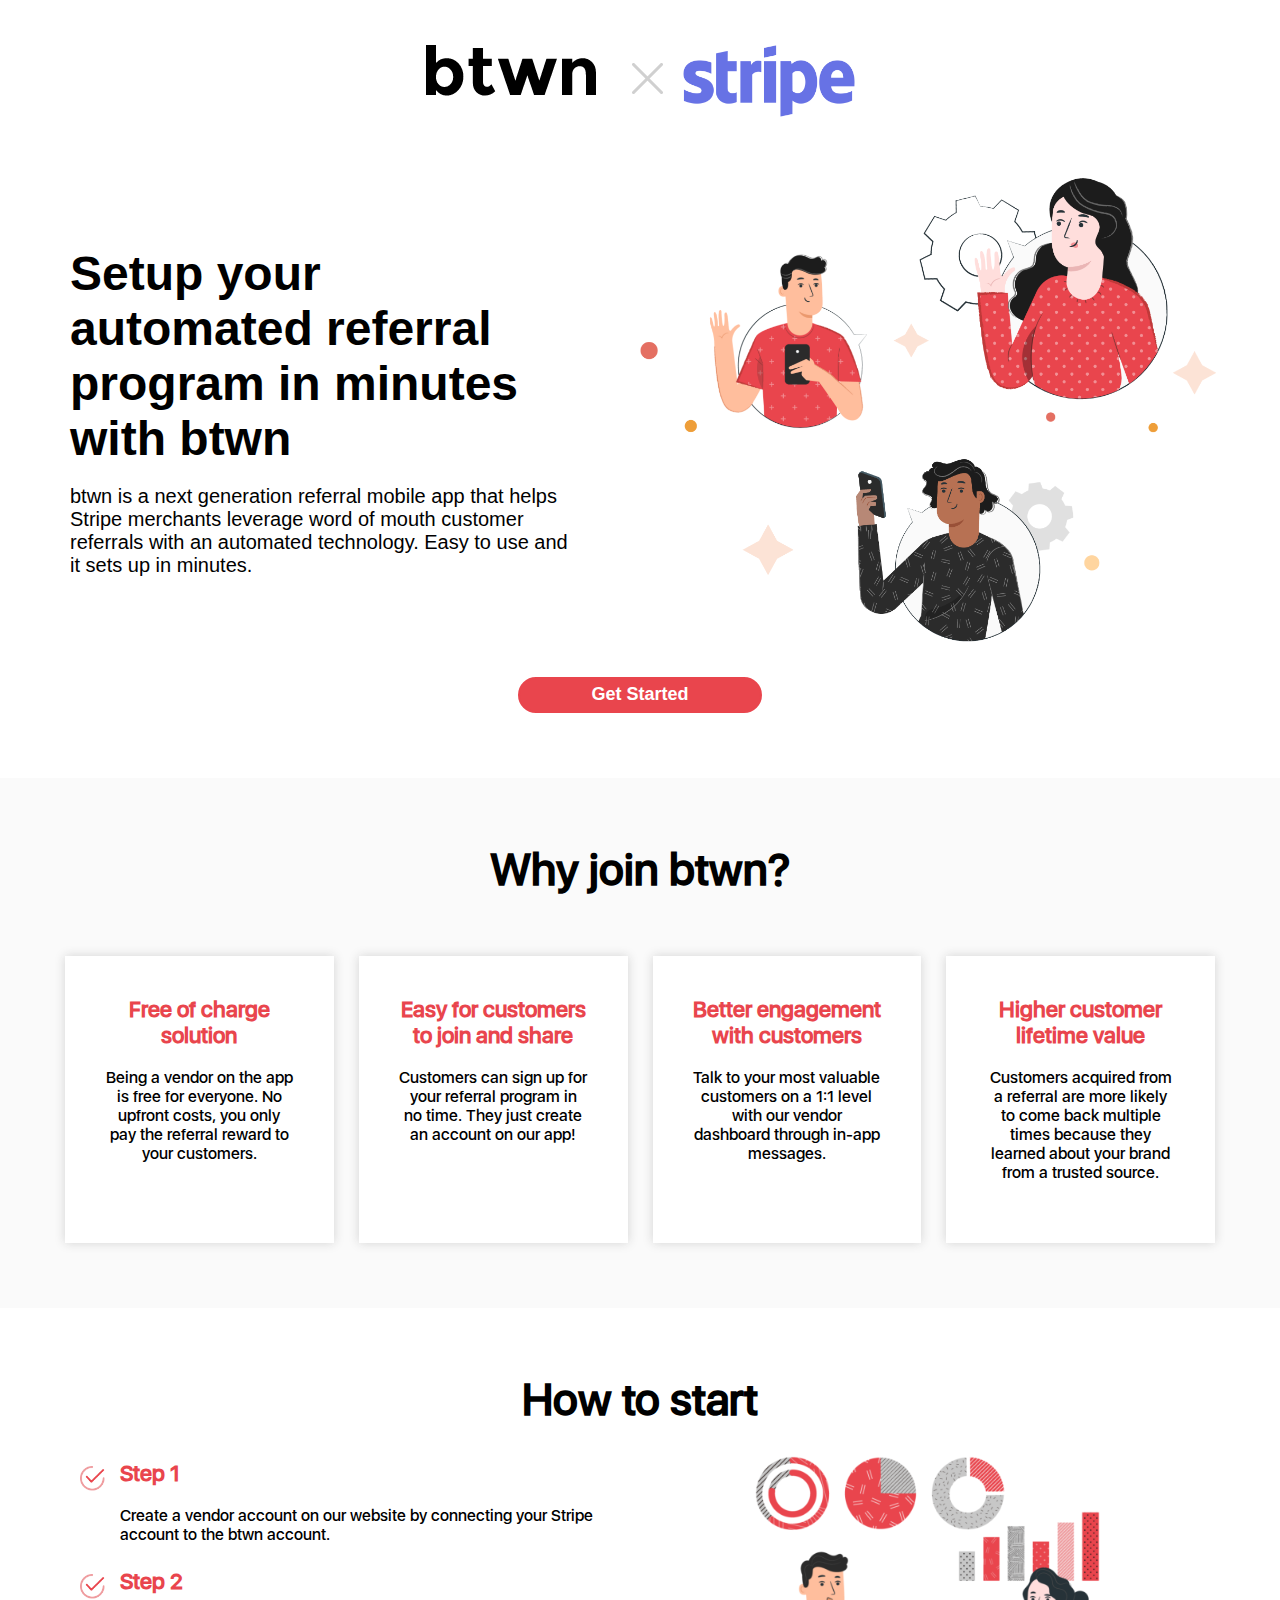
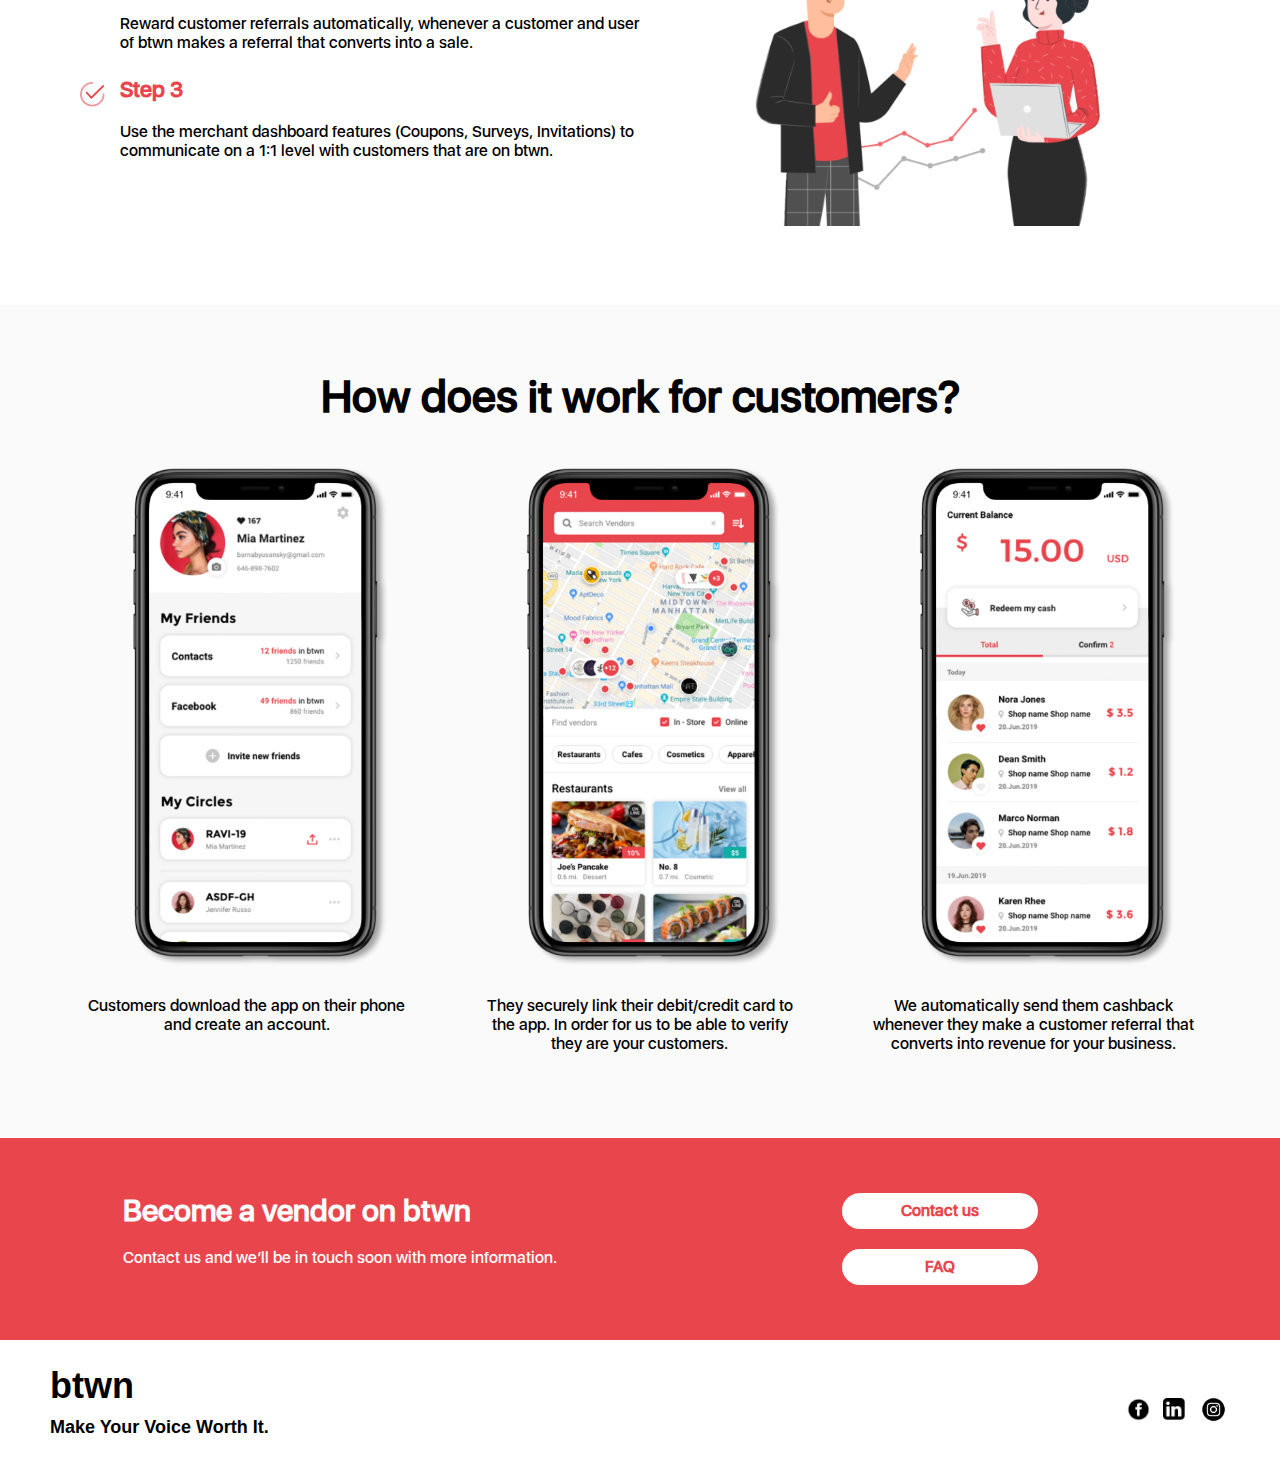
<file: index.html>
<!DOCTYPE html>
<html lang="en">
  <head>
    <meta charset="UTF-8" />
    <meta name="viewport" content="width=device-width, initial-scale=1.0" />
    <title>Stripe Landing Page</title>
    <link rel="stylesheet" href="style.css" />
  </head>

  <body>
    <div class="container">
      <!-- Navigation -->
      <nav>
        <a href="http://www.btwnapp.us/" class="logo"
          ><img src="images/btwnTitle.png" alt="btwnTitle" srcset=""
        /></a>
      </nav>

      <!-- Landing -->
      <div class="landing">
        <div class="landText">
          <h3>Setup your automated referral program in minutes with btwn</h3>
          <br />
          <p>
            btwn is a next generation referral mobile app that helps Stripe
            merchants leverage word of mouth customer referrals with an
            automated technology. Easy to use and it sets up in minutes.
          </p>
        </div>
        <div class="groupImg">
          <img src="images/btwnGroup@2x.png" alt="btwn-group" />
        </div>
        <a
          href="http://btwnapp.biz/login"
          class="btwnBtn"
          id="getStarted"
          target="_blank"
          >Get Started</a
        >
      </div>

      <!-- Why join Section -->
      <section id="why">
        <h4 class="sectionTitle">Why join btwn?</h4>
        <div class="whyText">
          <div class="block">
            <h5>Free of charge solution</h5>
            <p>
              Being a vendor on the app is free for everyone. No upfront costs,
              you only pay the referral reward to your customers.
            </p>
          </div>
          <div class="block">
            <h5>Easy for customers to join and share</h5>
            <p>
              Customers can sign up for your referral program in no time. They
              just create an account on our app!
            </p>
          </div>
          <div class="block">
            <h5>Better engagement with customers</h5>
            <p>
              Talk to your most valuable customers on a 1:1 level with our
              vendor dashboard through in-app messages.
            </p>
          </div>
          <div class="block">
            <h5>Higher customer lifetime value</h5>
            <p>
              Customers acquired from a referral are more likely to come back
              multiple times because they learned about your brand from a
              trusted source.
            </p>
          </div>
        </div>
      </section>

      <!-- How to start Section -->
      <section>
        <div class="howToStart">
          <h4 class="sectionTitle">How to start</h4>
          <div class="howText">
            <div class="tick">
              <img src="images/tick.png" alt="tick" />Step 1
            </div>
            <p>
              Create a vendor account on our website by connecting your Stripe
              account to the btwn account.
            </p>
            <div class="tick">
              <img src="images/tick.png" alt="tick" />Step 2
            </div>
            <p>
              Reward customer referrals automatically, whenever a customer and
              user of btwn makes a referral that converts into a sale.
            </p>
            <div class="tick">
              <img src="images/tick.png" alt="tick" />Step 3
            </div>
            <p>
              Use the merchant dashboard features (Coupons, Surveys,
              Invitations) to communicate on a 1:1 level with customers that are
              on btwn.
            </p>
          </div>

          <div class="btwnGraph">
            <img src="images/btwnGraph@2x.png" alt="btwn-graph" /><br />
          </div>
        </div>
      </section>

      <!-- Phone Section -->
      <section id="phoneSection">
        <div class="sectionTitle">How does it work for customers?</div>
        <div class="phones">
          <div class="phoneColumn">
            <div class="phoneImg">
              <img src="images/btwnScreen1@2x.png" alt="phone1" />
            </div>
            <p class="phoneText">
              Customers download the app on their phone and create an account.
            </p>
          </div>
          <div class="phoneColumn">
            <div class="phoneImg">
              <img src="images/btwnScreen2@2x.png" alt="phone2" />
            </div>
            <p class="phoneText">
              They securely link their debit/credit card to the app. In order
              for us to be able to verify they are your customers.
            </p>
          </div>
          <div class="phoneColumn">
            <div class="phoneImg">
              <img src="images/btwnScreen3@2x.png" alt="phone3" />
            </div>
            <p class="phoneText">
              We automatically send them cashback whenever they make a customer
              referral that converts into revenue for your business.
            </p>
          </div>
        </div>
      </section>

      <!-- Become a vendor -->
      <section id="becomeVendor">
        <div class="becomeText">
          <h4>Become a vendor on btwn</h4>
          <p>Contact us and we’ll be in touch soon with more information.</p>
        </div>
        <div class="becomeLinks">
          <a
            href="http://btwnapp.biz/login"
            class="btwnBtn"
            id="contactUs"
            target="_blank"
            >Contact us</a
          ><br />
          <a
            href="http://btwnapp.biz/login"
            class="btwnBtn"
            id="faq"
            target="_blank"
            >FAQ</a
          >
        </div>
      </section>

      <!-- Footer -->
      <footer>
        <div id="slogan">
          <h4>btwn</h4>
          <p>Make Your Voice Worth It.</p>
        </div>
        <div class="socialLinks">
          <a href="https://www.facebook.com/justbtwnus" id="facebook"
            ><img
              src="images/50-Best-Facebook-Logo-Icons-GIF-Transparent-PNG-Images-33.svg"
              alt="Facebook"
          /></a>
          <a href="https://www.linkedin.com/company/btween-us/" id="linkedin"
            ><img src="images/linkedin-icon-png--1600.svg" alt="LinkedIn"
          /></a>
          <a href="https://www.instagram.com/btwn_app/?hl=en" id="instagram"
            ><img
              src="images/639b3dafb544d6f061fcddd2d6686ddb.svg"
              alt="Instagram"
          /></a>
        </div>
      </footer>
    </div>
  </body>
</html>
</file>
<file: style.css>
@font-face {
  font-family: SF_UI_Display;
  src: url('./sf-ui-display-medium.otf') format('opentype');
}

* {
  padding: 0;
  margin: 0;
  font-family: 'SF_UI_Display', sans-serif;
}

html,
body {
  height: 100vh;
}

.container {
  width: 100%;
  overflow-x: hidden;
}

/* --- Navigation --- */
nav {
  display: grid;
  grid-template-columns: repeat(1, 1fr);
  width: 100%;
  padding: 45px 0;
}

.logo {
  justify-self: center;
}

.logo:hover {
  transform: scale(1.1);
  transition: transform 0.6s;
  cursor: pointer;
}

.btwnBtn {
  display: inline-block;
  width: 6rem;
  height: 28px;
  margin-right: 0.75rem;
  font-size: 1rem;
  font-weight: 700;
  line-height: 23px;
  text-align: center;
  text-decoration: none;
  border-radius: 99em;
  padding-left: 0;
  padding-right: 0;
  /* padding-left: 0.75rem;
    padding-right: 0.75rem; */
  padding-top: 0.25rem;
  align-self: center;
  justify-self: center;
}

#getStarted {
  grid-column: span 2;
  color: #fff;
  background: #e9454d;
  border: 2px solid #e9454d;
  /* #e02d3c */
  width: 15rem;
  margin: 20px 0;
  font-family: 'Montserrat', sans-serif;
  font-size: 1.125rem;
}

/* --- Landing --- */
.landing,
.howToStart,
#becomeVendor {
  display: grid;
  grid-template-columns: repeat(2, 1fr);
}

.landing {
  padding-bottom: 45px;
}

.landText {
  padding: 80px 70px;
}

.landText h3 {
  font-weight: 600;
  font-size: 3rem;
  font-family: 'Montserrat', sans-serif;
}

.landText p {
  font-size: 1.25rem;
  font-family: 'Roboto', sans-serif;
}

.groupImg {
  align-self: center;
  text-align: left;
}

.groupImg img {
  width: 90%;
  /*    height: 75%;*/
}

/* --- Why join --- */
section {
  padding: 65px;
}

#why,
#phoneSection {
  /* display: grid; */
  background-color: #fafafa;
}

.sectionTitle,
.whyText h5,
.whyText p,
.howToStart h4,
.phoneColumn p {
  text-align: center;
}

.sectionTitle {
  padding-bottom: 30px;
}

.whyText {
  display: grid;
  grid-template-columns: repeat(4, 1fr);
  grid-gap: 0 25px;
  padding-top: 30px;
}

.block {
  background: #fff;
  padding: 15%;
  box-shadow: 0 0 10px #d3d3d3;
}

.whyText h5,
.tick {
  color: #e9454d;
  font-weight: 600;
  font-size: 1.375rem;
}

.howText p,
.whyText p,
.phoneColumn p,
.becomeText p {
  padding: 20px 0;
  font-size: 1rem;
}

.sectionTitle {
  font-weight: 600;
  font-size: 2.75rem;
}

/* --- How to start --- */
.howToStart h4 {
  grid-column: span 2;
}

.tick img {
  width: 25px;
  height: 25px;
  padding: 0 15px;
  position: relative;
  top: 10px;
}

.howText p {
  padding-left: 55px;
}

.btwnGraph {
  justify-self: center;
  align-self: center;
  text-align: center;
}

.btwnGraph img {
  width: 60%;
  height: 60%;
  padding-bottom: 10px;
}

/* --- Phones --- */
.phones {
  display: grid;
  grid-template-columns: repeat(3, 1fr);
  grid-gap: 30px;
}

.phoneImg {
  align-self: center;
}

.phoneImg img {
  width: 75%;
  height: 75%;
  position: relative;
  /* right: 48%; */
  left: 15%;
}

.phoneColumn p {
  padding: 20px;
}

/* --- Become a vendor --- */
#becomeVendor {
  background-color: #e9454d;
  color: #fff;
  grid-gap: 0 50px;
  padding: 45px 65px;
}

.becomeText,
.becomeLinks {
  place-self: center;
}

.becomeText h4 {
  font-weight: 600;
  font-size: 1.875rem;
}

#contactUs,
#faq {
  color: #e9454d;
  background: #fff;
  border: 2px solid #fff;
  width: 12rem;
  margin: 10px 0;
}

/* --- Footer --- */
footer {
  display: grid;
  grid-template-columns: repeat(2, 1fr);
  padding: 25px 50px;
}

#slogan,
.socialLinks {
  align-self: center;
}

#slogan h4 {
  font-weight: 600;
  font-size: 2.25rem;
  padding-bottom: 10px;
  font-family: 'Montserrat', sans-serif;
}

#slogan p {
  font-weight: 600;
  font-size: 1.125rem;
  font-family: 'Montserrat', sans-serif;
}

.socialLinks {
  justify-self: end;
  padding-top: 20px;
}

.socialLinks a img {
  height: 25px;
}

#linkedin img {
  position: relative;
  bottom: 2px;
  height: 22px;
  padding: 0 8px;
}

/* --- Media Queries --- */
@media only screen and (min-width: 1100px) {
}

@media only screen and (max-width: 769px) {
}

@media only screen and (max-width: 555px) {
  /* Landing */
  nav {
    padding: 25px 0;
  }

  .logo img {
    width: 65%;
    margin-left: 18%;
  }

  .landing {
    grid-template-columns: repeat(1, 1fr);
    grid-template-areas:
      'landText'
      'button'
      'group';
  }

  .gropupImg {
    grid-area: group;
  }

  .groupImg img {
    width: 80%;
    margin-left: 10%;
    }

  .landText {
    padding: 25px 35px;
    text-align: left;
    grid-area: landText;
  }

  .landText h3 {
    font-size: 1.75rem;
    padding-bottom: 10px;
  }

  .landText p {
    font-size: 1rem;
  }

  #getStarted {
    grid-area: button;
    grid-column: span 1;
    margin-bottom: 40px;
    width: 10rem;
    font-size: 0.875rem;
  }

  /* Why join */
  section {
    padding: 20px;
  }

  .sectionTitle {
    font-size: 1.5rem;
    padding-bottom: 0px;
    padding-top: 10px;
  }

  .whyText {
    grid-template-columns: repeat(1, 1fr);
    grid-gap: 0;
    /* padding-top: 10px; */
    /* justify-content: space-evenly; */
  }

  .block {
    padding: 10%;
    margin: 5%;
    /* box-shadow: 0 0 10px #d3d3d3; */
  }

  .whyText h5
  /* .tick */ {
    font-weight: 600;
    font-size: 1.375rem;
  }

  .whyText p {
    font-size: 1rem;
    text-align: left;
  }

  /* How to start */
  .howToStart,
  #becomeVendor {
    grid-template-columns: repeat(1, 1fr);
  }

  .howToStart h4 {
    grid-column: span 1;
    padding-bottom: 20px;
  }

  .tick {
    font-size: 1.375rem;
  }

  .howText p {
    padding-left: 15px;
  }

  /* Phones */
  #phoneSection .sectionTitle{
    padding-bottom: 20px;
  }

  .phones {
    grid-template-columns: repeat(1, 1fr);
    grid-gap: 15px;
  }

  .phoneImg {
    align-self: center;
  }

  .phoneImg img {
    width: 50%;
    height: 50%;
    margin-left: 10%;
  }

  .phoneColumn p {
    padding: 0 40px;
  }

  /* Become a vendor */
  #becomeVendor {
    padding: 35px;
  }

  .becomeText,
  .becomeLinks {
    text-align: center;
  }

  .becomeText h4 {
    font-size: 1.375rem;
  }

  #contactUs,
  #faq {
    width: 12rem;
    margin: 10px 0;
    font-size: 0.875rem;
  }

  /* Footer */
  footer {
    grid-template-columns: repeat(1, 1fr);
    padding: 35px;
  }

  #slogan h4 {
    font-size: 2rem;
  }

  #slogan p {
    font-size: 1rem;
  }

  .socialLinks {
    justify-self: center;
    /* padding-top: 20px; */
  }

  /* .socialLinks a img {
  height: 25px;
} */

  /* #linkedin img {
  position: relative;
  bottom: 2px;
  height: 22px;
  padding: 0 8px;
} */
}
</file>
